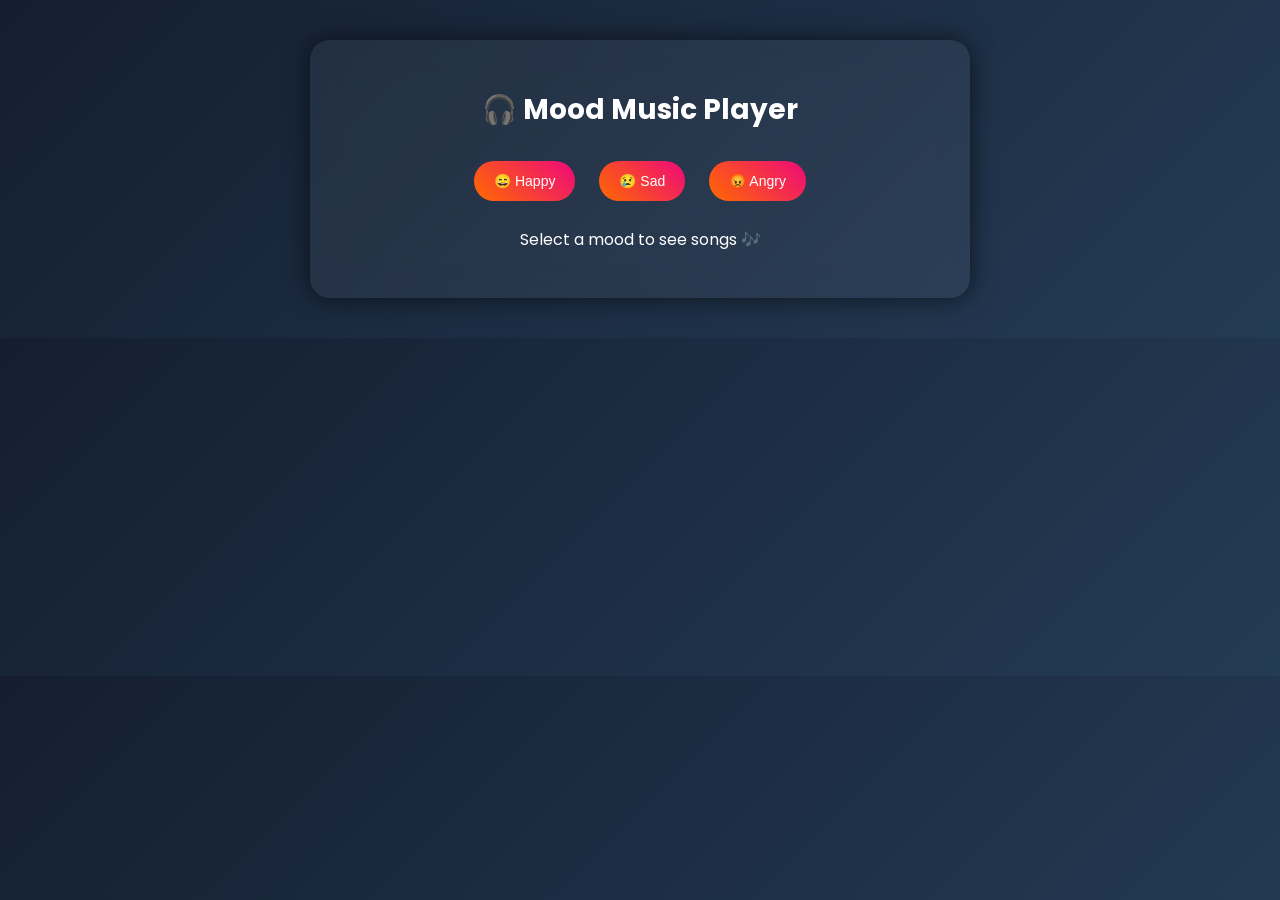
<file: mood-music-player/index.html>
<!DOCTYPE html>
<html lang="en">
<head>
    <meta charset="UTF-8">
    <title>Mood Music Player</title>
    <link rel="stylesheet" href="style.css">
    <link href="https://fonts.googleapis.com/css2?family=Poppins:wght@300;500;700&display=swap" rel="stylesheet">
</head>
<body>

    <div class="container">
        <h1>🎧 Mood Music Player</h1>

        <!-- Mood Buttons -->
        <div class="mood-buttons">
            <button onclick="selectMood('happy')">😄 Happy</button>
            <button onclick="selectMood('sad')">😢 Sad</button>
            <button onclick="selectMood('angry')">😡 Angry</button>
        </div>

        <!-- Song List -->
        <div id="songList">
            <p>Select a mood to see songs 🎶</p>
        </div>
    </div>

    <script src="script.js"></script>
</body>
</html>
</file>
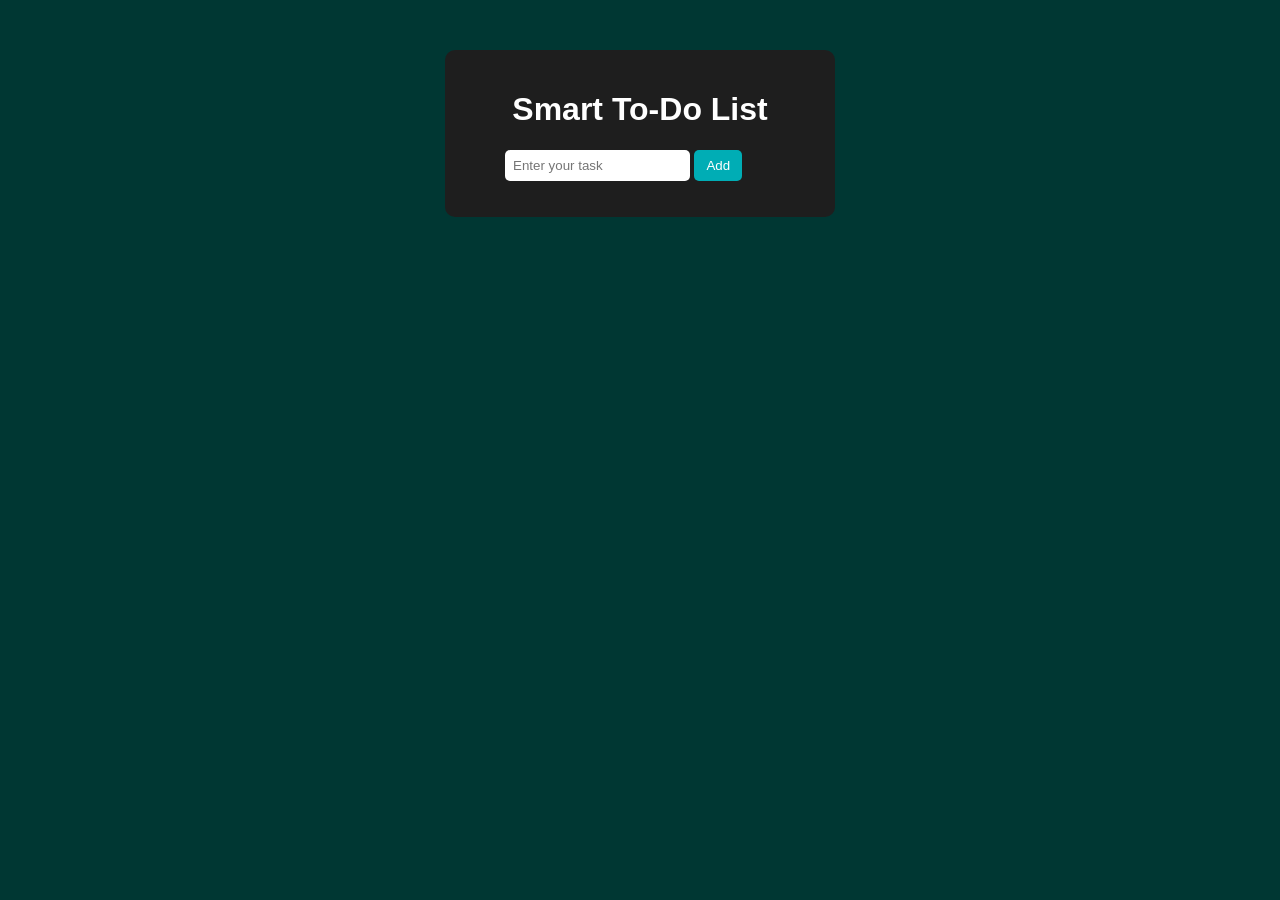
<file: SmartToDo/index.html>
<!DOCTYPE html>
<html lang="en">
<head>
    <meta charset="UTF-8">
    <meta name="viewport" content="width=device-width, initial-scale=1.0">
    <title>Document</title>
    <link rel="stylesheet" href="style.css">
</head>
<body>

    <div class="container">
        <h1>Smart To-Do List</h1>

        <input type="text" id="taskInput" placeholder="Enter your task">
        
        <button id="addBtn">Add</button> 
        
        <ul id="taskList"></ul>
    </div>




    <script src="script.js"></script>
</body>
</html>
</file>
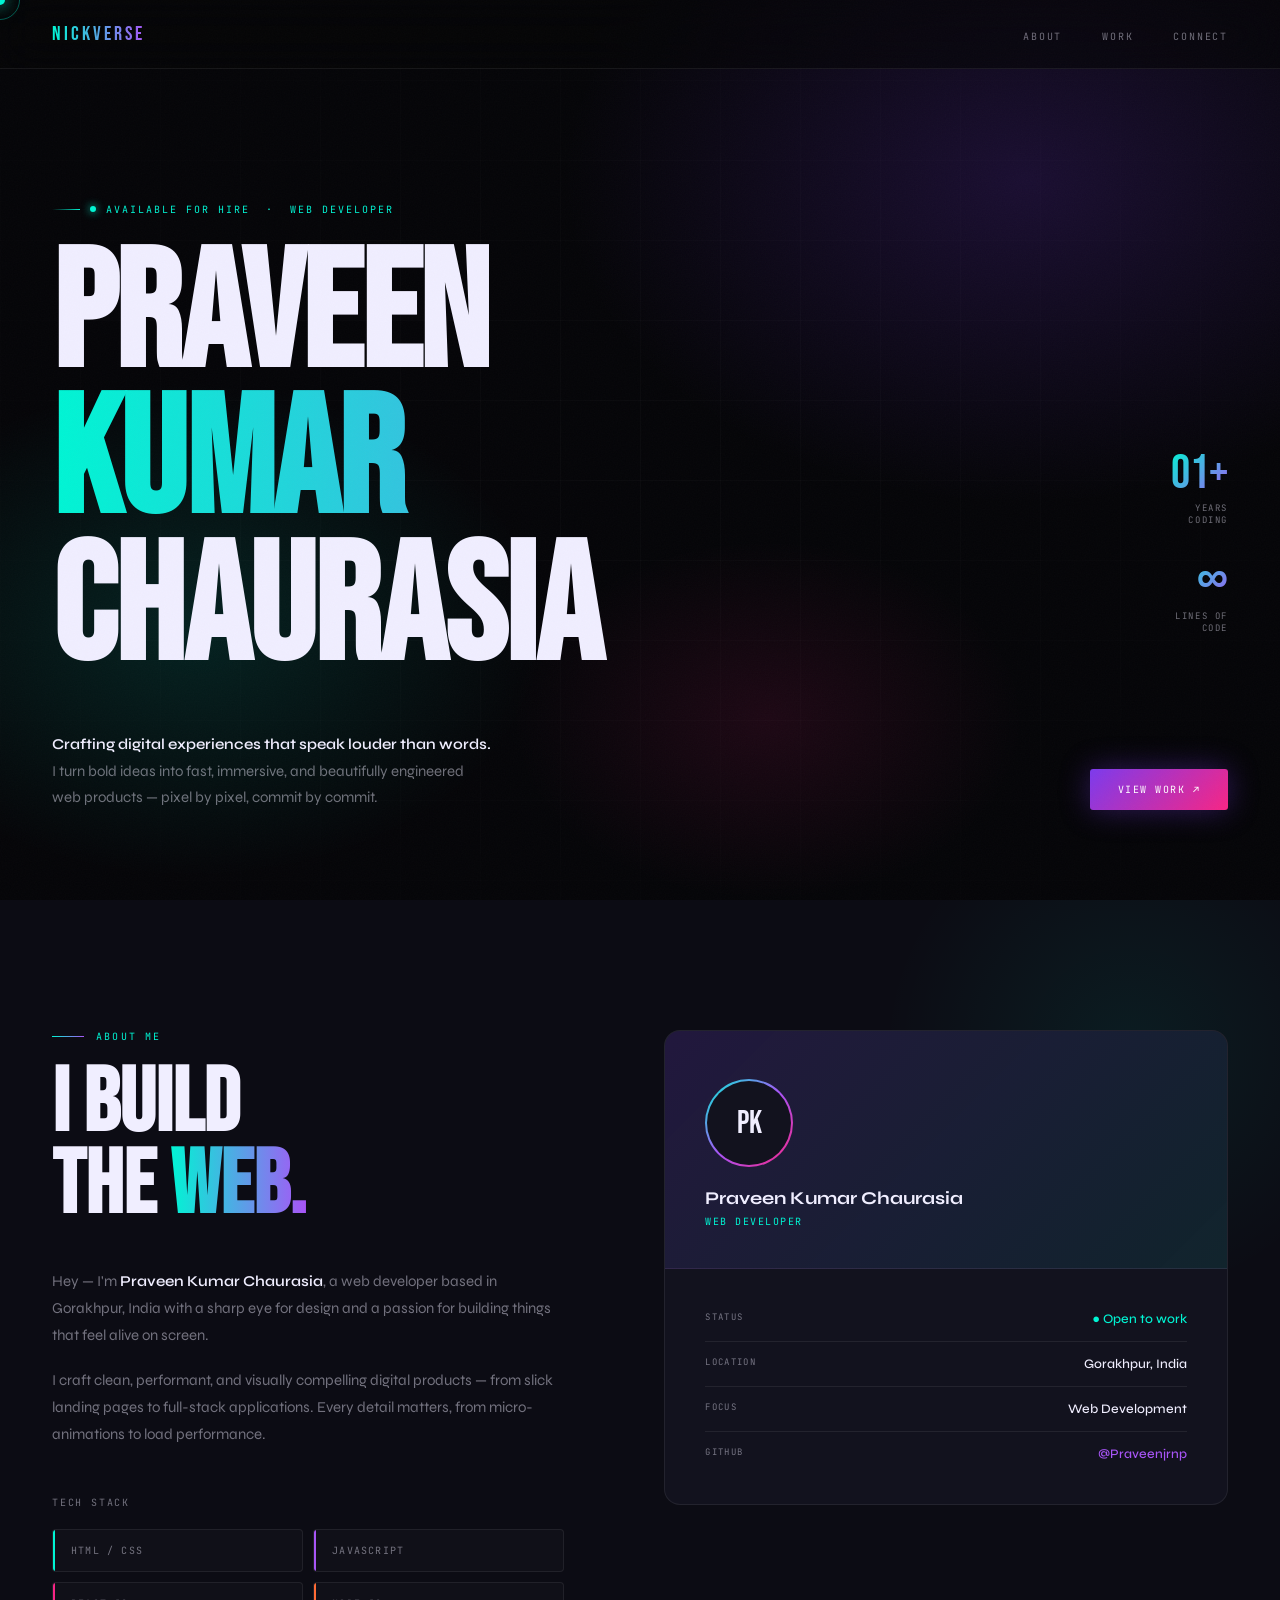
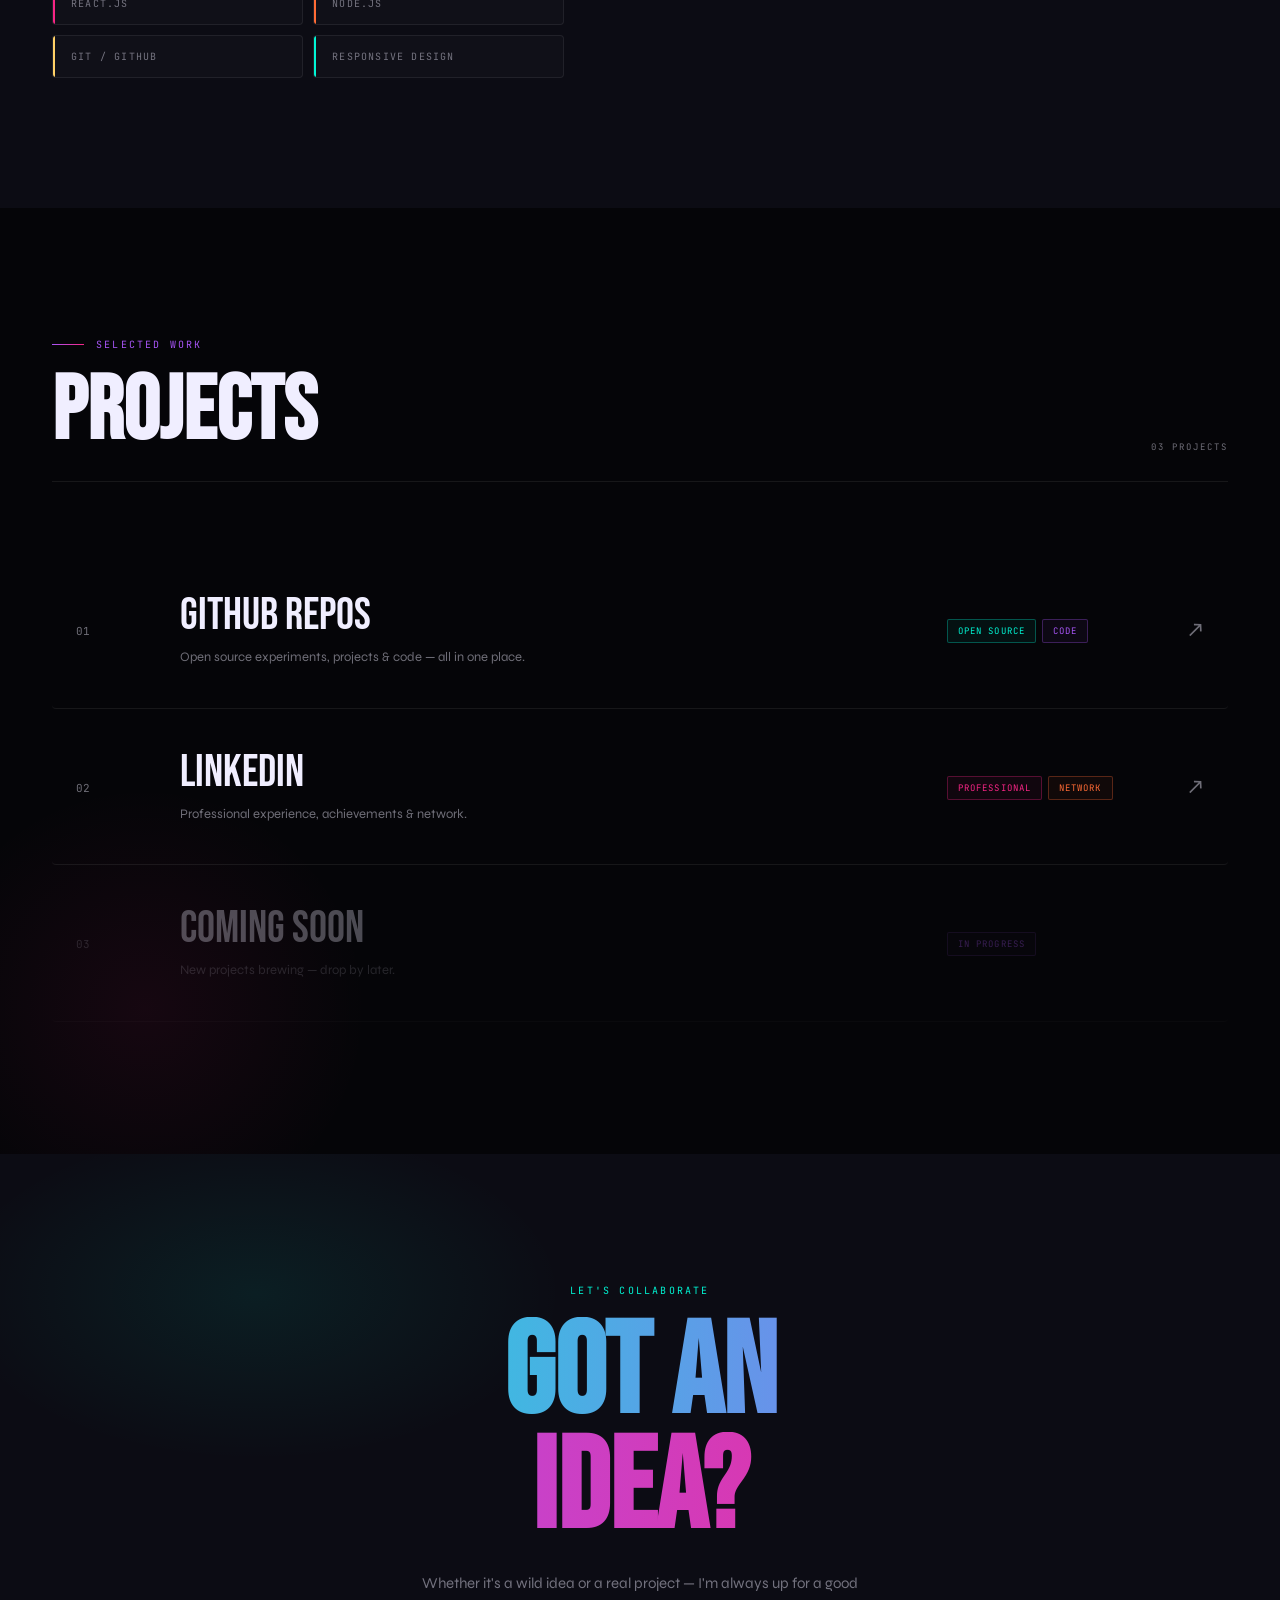
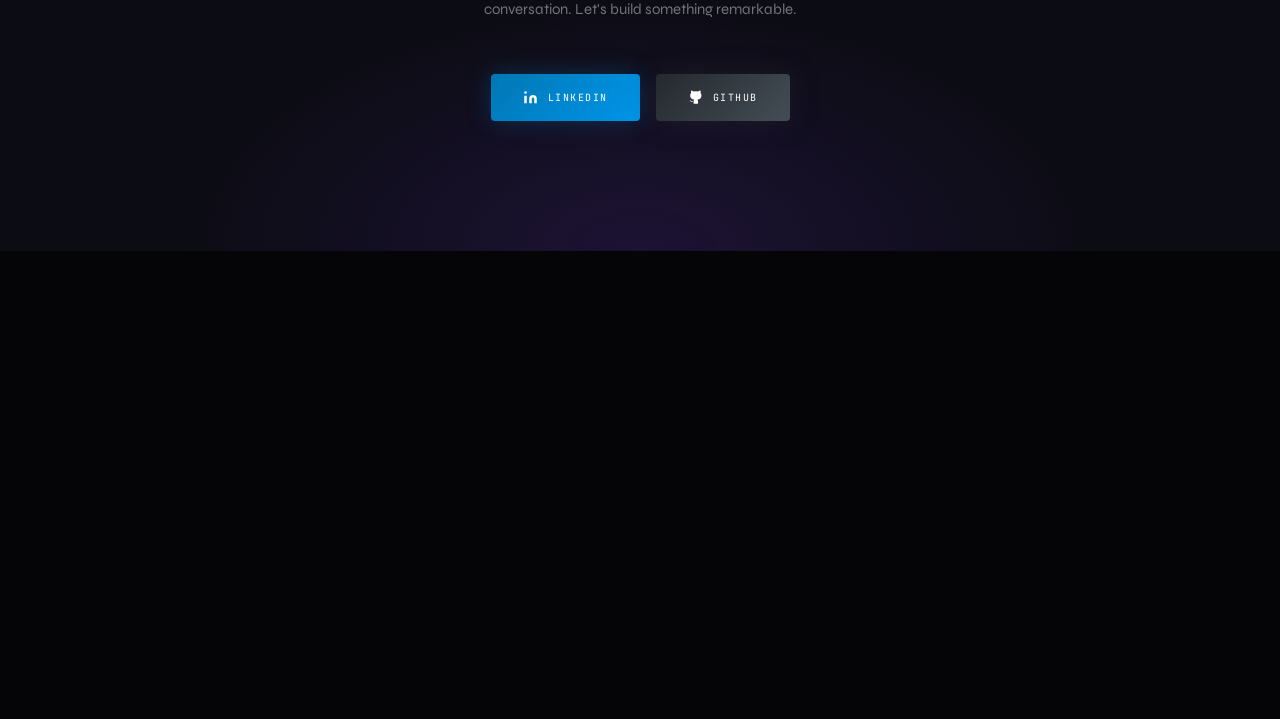
<file: Portfoilio-Typo-1/NickVerse.html>
<!DOCTYPE html>
<html lang="en">
<head>
<meta charset="UTF-8">
<meta name="viewport" content="width=device-width, initial-scale=1.0">
<title>NickVerse — Praveen Kumar Chaurasia</title>
<link rel="preconnect" href="https://fonts.googleapis.com">
<link rel="preconnect" href="https://fonts.gstatic.com" crossorigin>
<link href="https://fonts.googleapis.com/css2?family=Bebas+Neue&family=Syne:wght@400;500;600;700;800&family=JetBrains+Mono:wght@300;400;500&display=swap" rel="stylesheet">

<style>
*, *::before, *::after { margin: 0; padding: 0; box-sizing: border-box; }

:root {
  --bg:       #050508;
  --bg2:      #0c0c14;
  --surface:  #12121e;
  --border:   rgba(255,255,255,0.07);
  --cyan:     #00f5d4;
  --violet:   #7c3aed;
  --violet2:  #a855f7;
  --pink:     #f72585;
  --orange:   #ff6b35;
  --yellow:   #ffd166;
  --text:     #f0eeff;
  --muted:    rgba(240,238,255,0.45);
  --mono:     'JetBrains Mono', monospace;
  --display:  'Bebas Neue', sans-serif;
  --body:     'Syne', sans-serif;
}

html { scroll-behavior: smooth; }
body {
  background: var(--bg);
  color: var(--text);
  font-family: var(--body);
  overflow-x: hidden;
  cursor: none;
}

/* CURSOR */
#cur {
  position: fixed; width: 10px; height: 10px;
  background: var(--cyan); border-radius: 50%;
  pointer-events: none; z-index: 9999;
  transform: translate(-50%,-50%);
  box-shadow: 0 0 16px var(--cyan), 0 0 40px rgba(0,245,212,0.3);
}
#cur-ring {
  position: fixed; width: 40px; height: 40px;
  border: 1.5px solid rgba(0,245,212,0.35); border-radius: 50%;
  pointer-events: none; z-index: 9998;
  transform: translate(-50%,-50%);
}

/* GRAIN */
.grain {
  position: fixed; inset: 0; z-index: 9990;
  pointer-events: none; opacity: .025;
  background-image: url("data:image/svg+xml,%3Csvg xmlns='http://www.w3.org/2000/svg' width='300' height='300'%3E%3Cfilter id='n'%3E%3CfeTurbulence type='fractalNoise' baseFrequency='0.75' numOctaves='4' stitchTiles='stitch'/%3E%3C/filter%3E%3Crect width='300' height='300' filter='url(%23n)'/%3E%3C/svg%3E");
}

/* NAV */
nav {
  position: fixed; top: 0; left: 0; right: 0; z-index: 500;
  display: flex; justify-content: space-between; align-items: center;
  padding: 22px 52px;
  backdrop-filter: blur(20px);
  background: rgba(5,5,8,0.6);
  border-bottom: 1px solid var(--border);
}
.nav-logo {
  font-family: var(--display); font-size: 20px; letter-spacing: .15em;
  background: linear-gradient(90deg, var(--cyan), var(--violet2));
  -webkit-background-clip: text; -webkit-text-fill-color: transparent;
  text-decoration: none;
}
.nav-links { display: flex; gap: 40px; list-style: none; }
.nav-links a {
  font-family: var(--mono); font-size: 10px;
  letter-spacing: .18em; text-transform: uppercase;
  color: var(--muted); text-decoration: none;
  transition: color .2s; position: relative;
}
.nav-links a::after {
  content: ''; position: absolute; bottom: -4px; left: 0;
  width: 0; height: 1px;
  background: linear-gradient(90deg, var(--cyan), var(--violet2));
  transition: width .3s;
}
.nav-links a:hover { color: var(--text); }
.nav-links a:hover::after { width: 100%; }

/* HERO */
.hero {
  min-height: 100vh; position: relative; z-index: 2;
  background: var(--bg);
  display: flex; flex-direction: column; justify-content: flex-end;
  padding: 0 52px 90px; overflow: hidden;
}
.hero-mesh {
  position: absolute; inset: 0; pointer-events: none;
  background:
    radial-gradient(ellipse 60% 60% at 80% 20%, rgba(124,58,237,0.18) 0%, transparent 60%),
    radial-gradient(ellipse 50% 50% at 15% 70%, rgba(0,245,212,0.12) 0%, transparent 55%),
    radial-gradient(ellipse 40% 40% at 60% 80%, rgba(247,37,133,0.1) 0%, transparent 50%);
  animation: meshPulse 8s ease-in-out infinite alternate;
}
@keyframes meshPulse { 0%{opacity:.7} 100%{opacity:1} }
.hero-grid {
  position: absolute; inset: 0; pointer-events: none;
  background-image:
    linear-gradient(rgba(255,255,255,0.025) 1px, transparent 1px),
    linear-gradient(90deg, rgba(255,255,255,0.025) 1px, transparent 1px);
  background-size: 80px 80px;
  mask-image: radial-gradient(ellipse 80% 80% at 50% 50%, black, transparent);
}

.hero-badge {
  font-family: var(--mono); font-size: 10px; letter-spacing: .2em;
  text-transform: uppercase;
  display: inline-flex; align-items: center; gap: 10px;
  color: var(--cyan); margin-bottom: 28px;
  opacity: 0; animation: fadeUp .7s .2s forwards;
}
.hero-badge::before {
  content: ''; width: 28px; height: 1px;
  background: linear-gradient(to right, transparent, var(--cyan));
}
.hero-badge .dot {
  width: 6px; height: 6px; border-radius: 50%;
  background: var(--cyan); box-shadow: 0 0 8px var(--cyan);
  animation: blink 1.5s ease-in-out infinite;
}
@keyframes blink { 0%,100%{opacity:1} 50%{opacity:.3} }

.hero-title {
  font-family: var(--display);
  font-size: clamp(70px, 13vw, 200px);
  line-height: .88; letter-spacing: -.01em;
  opacity: 0; animation: fadeUp .9s .4s forwards;
}
.hero-title .line1 { color: var(--text); }
.hero-title .line2 {
  background: linear-gradient(90deg, var(--cyan) 0%, var(--violet2) 50%, var(--pink) 100%);
  -webkit-background-clip: text; -webkit-text-fill-color: transparent;
  background-size: 200%;
  animation: gradShift 4s linear infinite;
}
.hero-title .line3 { color: var(--text); }
@keyframes gradShift { 0%{background-position:0%} 100%{background-position:200%} }

.hero-bottom {
  display: flex; justify-content: space-between; align-items: flex-end;
  margin-top: 48px; opacity: 0; animation: fadeUp .8s .7s forwards;
}
.hero-bio {
  max-width: 440px; font-size: 15px; line-height: 1.75;
  font-weight: 400; color: var(--muted);
}
.hero-bio strong { color: var(--text); font-weight: 600; }
.btn-primary {
  display: inline-flex; align-items: center; gap: 10px;
  padding: 14px 28px;
  background: linear-gradient(135deg, var(--violet), var(--pink));
  color: #fff; text-decoration: none;
  font-family: var(--mono); font-size: 10px; letter-spacing: .15em;
  text-transform: uppercase; border-radius: 3px;
  box-shadow: 0 0 30px rgba(124,58,237,0.35);
  transition: transform .2s, box-shadow .2s;
}
.btn-primary:hover { transform: translateY(-2px); box-shadow: 0 8px 40px rgba(124,58,237,0.55); }

.hero-stat {
  position: absolute; right: 52px; top: 50%;
  transform: translateY(-50%);
  display: flex; flex-direction: column; gap: 32px;
  opacity: 0; animation: fadeUp .8s 1s forwards;
}
.stat-item { text-align: right; }
.stat-num {
  font-family: var(--display); font-size: 48px; line-height: 1;
  background: linear-gradient(135deg, var(--cyan), var(--violet2));
  -webkit-background-clip: text; -webkit-text-fill-color: transparent;
}
.stat-label {
  font-family: var(--mono); font-size: 9px; letter-spacing: .18em;
  text-transform: uppercase; color: var(--muted); margin-top: 4px;
}

/* ABOUT */
.about {
  position: relative; z-index: 2;
  background: var(--bg2); padding: 130px 52px; overflow: hidden;
}
.about-deco {
  position: absolute; top: -100px; right: -100px;
  width: 500px; height: 500px; border-radius: 50%;
  background: radial-gradient(circle, rgba(0,245,212,0.07) 0%, transparent 70%);
  pointer-events: none;
}
.about-inner {
  display: grid; grid-template-columns: 1fr 1.1fr;
  gap: 100px; align-items: start;
}

.sec-eyebrow {
  font-family: var(--mono); font-size: 10px; letter-spacing: .22em;
  text-transform: uppercase; margin-bottom: 20px;
  display: flex; align-items: center; gap: 12px;
}
.sec-eyebrow .line {
  display: block; width: 32px; height: 1px;
  background: linear-gradient(90deg, var(--cyan), var(--violet2));
}
.sec-heading {
  font-family: var(--display);
  font-size: clamp(52px, 7vw, 96px); line-height: .92; margin-bottom: 40px;
}
.sec-heading .accent {
  background: linear-gradient(90deg, var(--cyan), var(--violet2));
  -webkit-background-clip: text; -webkit-text-fill-color: transparent;
}
.about-text { font-size: 15px; line-height: 1.8; color: var(--muted); }
.about-text + .about-text { margin-top: 18px; }
.about-text strong { color: var(--text); font-weight: 600; }

.skills-title {
  font-family: var(--mono); font-size: 10px; letter-spacing: .18em;
  text-transform: uppercase; color: var(--muted);
  margin-bottom: 20px; margin-top: 48px;
}
.skills-grid { display: grid; grid-template-columns: 1fr 1fr; gap: 10px; }
.skill-pill {
  padding: 14px 18px; border: 1px solid var(--border); border-radius: 4px;
  font-family: var(--mono); font-size: 10px;
  letter-spacing: .12em; text-transform: uppercase; color: var(--muted);
  background: rgba(255,255,255,0.02);
  transition: all .25s; display: flex; align-items: center; gap: 10px;
  position: relative; overflow: hidden;
}
.skill-pill::before {
  content: ''; position: absolute; left: 0; top: 0; bottom: 0; width: 2px;
}
.skill-pill:nth-child(1)::before { background: var(--cyan); }
.skill-pill:nth-child(2)::before { background: var(--violet2); }
.skill-pill:nth-child(3)::before { background: var(--pink); }
.skill-pill:nth-child(4)::before { background: var(--orange); }
.skill-pill:nth-child(5)::before { background: var(--yellow); }
.skill-pill:nth-child(6)::before { background: var(--cyan); }
.skill-pill:hover {
  border-color: rgba(255,255,255,0.15);
  background: rgba(255,255,255,0.05);
  color: var(--text); transform: translateX(4px);
}

.profile-card {
  background: var(--surface); border: 1px solid var(--border);
  border-radius: 16px; overflow: hidden;
}
.card-top {
  padding: 48px 40px 40px; position: relative;
  background: linear-gradient(135deg, rgba(124,58,237,0.15), rgba(0,245,212,0.08));
  border-bottom: 1px solid var(--border);
}
.avatar-ring {
  width: 88px; height: 88px; border-radius: 50%;
  background: linear-gradient(135deg, var(--cyan), var(--violet2), var(--pink));
  padding: 2px; margin-bottom: 20px; position: relative; z-index: 1;
}
.avatar-inner {
  width: 100%; height: 100%; border-radius: 50%;
  background: var(--surface);
  display: flex; align-items: center; justify-content: center;
  font-family: var(--display); font-size: 32px; color: var(--text);
}
.card-name { font-size: 18px; font-weight: 700; color: var(--text); position: relative; z-index: 1; }
.card-role {
  font-family: var(--mono); font-size: 10px; letter-spacing: .15em;
  text-transform: uppercase; color: var(--cyan); margin-top: 6px; position: relative; z-index: 1;
}
.card-body { padding: 28px 40px; }
.card-row {
  display: flex; justify-content: space-between;
  padding: 14px 0; border-bottom: 1px solid var(--border); font-size: 13px;
}
.card-row:last-child { border-bottom: none; }
.card-row-label {
  font-family: var(--mono); font-size: 9px;
  letter-spacing: .15em; text-transform: uppercase; color: var(--muted);
}
.card-row-val { color: var(--text); font-weight: 500; font-size: 13px; }
.card-row-val.green { color: var(--cyan); }

/* WORK */
.work {
  position: relative; z-index: 2;
  background: var(--bg); padding: 130px 52px; overflow: hidden;
}
.work-deco {
  position: absolute; bottom: -80px; left: -80px;
  width: 450px; height: 450px; border-radius: 50%;
  background: radial-gradient(circle, rgba(247,37,133,0.07) 0%, transparent 70%);
  pointer-events: none;
}
.section-top {
  display: flex; justify-content: space-between; align-items: flex-end;
  margin-bottom: 72px; padding-bottom: 28px;
  border-bottom: 1px solid var(--border);
}
.section-num {
  font-family: var(--mono); font-size: 9px; letter-spacing: .22em;
  text-transform: uppercase; color: var(--muted);
}
.project-list { display: flex; flex-direction: column; }

.proj {
  display: grid; grid-template-columns: 64px 1fr 200px auto;
  align-items: center; gap: 40px;
  padding: 40px 24px; border-bottom: 1px solid var(--border);
  text-decoration: none; color: var(--text);
  position: relative; overflow: hidden; border-radius: 4px;
  transition: padding-left .3s;
  margin-bottom: 2px;
}
.proj-bg {
  position: absolute; inset: 0;
  background: linear-gradient(90deg, rgba(124,58,237,0.06), rgba(0,245,212,0.03), transparent);
  opacity: 0; transition: opacity .3s; border-radius: 4px;
}
.proj:hover .proj-bg { opacity: 1; }
.proj:hover { padding-left: 36px; }
.proj-idx {
  font-family: var(--mono); font-size: 11px;
  color: var(--muted); position: relative; z-index: 1;
}
.proj:hover .proj-idx { color: var(--cyan); }
.proj-main { position: relative; z-index: 1; }
.proj-title {
  font-family: var(--display);
  font-size: clamp(28px, 3.5vw, 54px);
  line-height: 1; margin-bottom: 8px;
}
.proj:hover .proj-title {
  background: linear-gradient(90deg, var(--cyan), var(--violet2));
  -webkit-background-clip: text; -webkit-text-fill-color: transparent;
}
.proj-desc { font-size: 13px; color: var(--muted); line-height: 1.6; }
.proj-tags { display: flex; gap: 6px; flex-wrap: wrap; position: relative; z-index: 1; }
.proj-tag {
  font-family: var(--mono); font-size: 9px; letter-spacing: .12em;
  text-transform: uppercase; padding: 5px 10px; border-radius: 2px;
}
.proj-tag.cyan   { border: 1px solid rgba(0,245,212,0.3);  color: var(--cyan);   background: rgba(0,245,212,0.05); }
.proj-tag.violet { border: 1px solid rgba(168,85,247,0.3); color: var(--violet2); background: rgba(168,85,247,0.05); }
.proj-tag.pink   { border: 1px solid rgba(247,37,133,0.3); color: var(--pink);   background: rgba(247,37,133,0.05); }
.proj-tag.orange { border: 1px solid rgba(255,107,53,0.3); color: var(--orange); background: rgba(255,107,53,0.05); }
.proj-arrow {
  font-size: 22px; color: var(--muted);
  position: relative; z-index: 1;
  transition: transform .25s, color .25s;
}
.proj:hover .proj-arrow { transform: translate(5px,-5px); color: var(--cyan); }

/* CONNECT */
.connect {
  position: relative; z-index: 2;
  background: var(--bg2); padding: 130px 52px;
  text-align: center; overflow: hidden;
}
.connect-mesh {
  position: absolute; inset: 0; pointer-events: none;
  background:
    radial-gradient(ellipse 60% 60% at 50% 100%, rgba(124,58,237,0.15) 0%, transparent 60%),
    radial-gradient(ellipse 40% 40% at 20% 20%, rgba(0,245,212,0.08) 0%, transparent 60%);
}
.connect-label {
  font-family: var(--mono); font-size: 10px; letter-spacing: .22em;
  text-transform: uppercase; color: var(--cyan);
  margin-bottom: 20px; display: block; position: relative; z-index: 1;
}
.connect-heading {
  font-family: var(--display);
  font-size: clamp(60px, 10vw, 150px); line-height: .9;
  margin-bottom: 24px; position: relative; z-index: 1;
}
.connect-heading .g1 {
  background: linear-gradient(90deg, var(--cyan), var(--violet2));
  -webkit-background-clip: text; -webkit-text-fill-color: transparent;
}
.connect-heading .g2 {
  background: linear-gradient(90deg, var(--violet2), var(--pink));
  -webkit-background-clip: text; -webkit-text-fill-color: transparent;
}
.connect-sub {
  font-size: 15px; color: var(--muted); max-width: 460px;
  margin: 0 auto 52px; line-height: 1.7; position: relative; z-index: 1;
}
.connect-btns {
  display: flex; justify-content: center; gap: 16px;
  flex-wrap: wrap; position: relative; z-index: 1;
}
.cbtn {
  display: inline-flex; align-items: center; gap: 10px;
  padding: 16px 32px; border-radius: 4px;
  font-family: var(--mono); font-size: 10px;
  letter-spacing: .15em; text-transform: uppercase;
  text-decoration: none; transition: transform .2s, box-shadow .2s;
}
.cbtn-linkedin {
  background: linear-gradient(135deg, #0077b5, #0095e8);
  color: #fff; box-shadow: 0 0 24px rgba(0,119,181,0.3);
}
.cbtn-linkedin:hover { transform: translateY(-3px); box-shadow: 0 10px 40px rgba(0,119,181,0.45); }
.cbtn-github {
  background: linear-gradient(135deg, #24292e, #444d56);
  color: #fff; box-shadow: 0 0 24px rgba(36,41,46,0.5);
}
.cbtn-github:hover { transform: translateY(-3px); box-shadow: 0 10px 40px rgba(255,255,255,0.12); }

/* STICKY FOOTER REVEAL */
.sticky-footer-wrap {
  position: sticky; bottom: 0; z-index: 0;
  height: 52vh; overflow: hidden;
}
.sticky-footer {
  width: 100%; height: 100%; background: #000;
  position: relative; overflow: hidden;
  display: flex; flex-direction: column; justify-content: flex-end;
}
.f-glow1 {
  position: absolute; bottom: -60px; left: -5%;
  width: 55%; height: 140%;
  background: radial-gradient(ellipse at bottom left,
    rgba(124,58,237,0.6) 0%, rgba(247,37,133,0.3) 35%, transparent 65%);
  pointer-events: none;
}
.f-glow2 {
  position: absolute; bottom: -40px; right: 5%;
  width: 40%; height: 110%;
  background: radial-gradient(ellipse at bottom right,
    rgba(0,245,212,0.35) 0%, rgba(124,58,237,0.2) 40%, transparent 65%);
  pointer-events: none;
}
.f-glow3 {
  position: absolute; top: 0; left: 30%;
  width: 40%; height: 60%;
  background: radial-gradient(ellipse at top, rgba(255,107,53,0.1) 0%, transparent 60%);
  pointer-events: none;
}
.footer-name {
  font-family: var(--display);
  font-size: clamp(80px, 19vw, 290px); line-height: .82;
  white-space: nowrap; padding: 0 40px 16px;
  position: relative; z-index: 2; user-select: none;
  background: linear-gradient(90deg,
    rgba(240,238,255,0.9) 0%, rgba(240,238,255,0.7) 40%,
    rgba(240,238,255,0.5) 70%, rgba(240,238,255,0.3) 100%);
  -webkit-background-clip: text; -webkit-text-fill-color: transparent;
}
.footer-bar {
  position: relative; z-index: 3;
  display: flex; justify-content: space-between; align-items: center;
  padding: 18px 52px;
  border-top: 1px solid rgba(255,255,255,0.06);
  background: rgba(0,0,0,0.5); backdrop-filter: blur(10px);
}
.footer-copy, .footer-loc {
  font-family: var(--mono); font-size: 9px;
  letter-spacing: .16em; text-transform: uppercase;
  color: rgba(255,255,255,0.28);
}
.footer-loc { display: flex; align-items: center; gap: 8px; }
.footer-loc .dot {
  width: 5px; height: 5px; border-radius: 50%;
  background: var(--cyan); box-shadow: 0 0 8px var(--cyan);
  animation: blink 2s ease-in-out infinite;
}

/* ANIMATIONS */
@keyframes fadeUp {
  from { opacity: 0; transform: translateY(36px); }
  to   { opacity: 1; transform: translateY(0); }
}
.reveal {
  opacity: 0; transform: translateY(28px);
  transition: opacity .75s ease, transform .75s ease;
}
.reveal.visible { opacity: 1; transform: translateY(0); }

/* SCROLLBAR */
::-webkit-scrollbar { width: 4px; }
::-webkit-scrollbar-track { background: var(--bg); }
::-webkit-scrollbar-thumb {
  background: linear-gradient(var(--violet2), var(--pink)); border-radius: 2px;
}

/* RESPONSIVE */
@media(max-width: 900px) {
  nav { padding: 18px 24px; }
  .nav-links { display: none; }
  .hero { padding: 0 24px 60px; }
  .hero-stat { display: none; }
  .about-inner { grid-template-columns: 1fr; gap: 60px; }
  .about { padding: 80px 24px; }
  .work { padding: 80px 24px; }
  .connect { padding: 80px 24px; }
  .proj { grid-template-columns: 48px 1fr auto; gap: 16px; padding: 28px 12px; }
  .proj-tags { display: none; }
  .footer-bar { padding: 16px 24px; }
  .footer-name { padding: 0 20px 12px; }
  .section-top { flex-direction: column; gap: 8px; }
}
</style>
</head>
<body>

<div class="grain"></div>
<div id="cur"></div>
<div id="cur-ring"></div>

<!-- NAV -->
<nav>
  <a class="nav-logo" href="#">NickVerse</a>
  <ul class="nav-links">
    <li><a href="#about">About</a></li>
    <li><a href="#work">Work</a></li>
    <li><a href="#connect">Connect</a></li>
  </ul>
</nav>

<!-- HERO -->
<section class="hero">
  <div class="hero-mesh"></div>
  <div class="hero-grid"></div>
  <div class="hero-stat">
    <div class="stat-item">
      <div class="stat-num">01+</div>
      <div class="stat-label">Years<br>Coding</div>
    </div>
    <div class="stat-item">
      <div class="stat-num">∞</div>
      <div class="stat-label">Lines of<br>Code</div>
    </div>
  </div>
  <div class="hero-badge">
    <span class="dot"></span>
    Available for hire &nbsp;·&nbsp; Web Developer
  </div>
  <h1 class="hero-title">
    <div class="line1">Praveen</div>
    <div class="line2">Kumar</div>
    <div class="line3">Chaurasia</div>
  </h1>
  <div class="hero-bottom">
    <p class="hero-bio">
      <strong>Crafting digital experiences that speak louder than words.</strong><br>
      I turn bold ideas into fast, immersive, and beautifully engineered web products — pixel by pixel, commit by commit.
    </p>
    <a class="btn-primary" href="#work">View Work ↗</a>
  </div>
</section>

<!-- ABOUT -->
<section class="about" id="about">
  <div class="about-deco"></div>
  <div class="about-inner">
    <div class="reveal">
      <div class="sec-eyebrow">
        <span class="line"></span>
        <span style="color:var(--cyan)">About Me</span>
      </div>
      <h2 class="sec-heading">I Build<br>The <span class="accent">Web.</span></h2>
      <p class="about-text">Hey — I'm <strong>Praveen Kumar Chaurasia</strong>, a web developer based in Gorakhpur, India with a sharp eye for design and a passion for building things that feel alive on screen.</p>
      <p class="about-text">I craft clean, performant, and visually compelling digital products — from slick landing pages to full-stack applications. Every detail matters, from micro-animations to load performance.</p>
      <div class="skills-title">Tech Stack</div>
      <div class="skills-grid">
        <div class="skill-pill">HTML / CSS</div>
        <div class="skill-pill">JavaScript</div>
        <div class="skill-pill">React.js</div>
        <div class="skill-pill">Node.js</div>
        <div class="skill-pill">Git / GitHub</div>
        <div class="skill-pill">Responsive Design</div>
      </div>
    </div>
    <div class="reveal" style="transition-delay:.15s">
      <div class="profile-card">
        <div class="card-top">
          <div class="avatar-ring">
            <div class="avatar-inner">PK</div>
          </div>
          <div class="card-name">Praveen Kumar Chaurasia</div>
          <div class="card-role">Web Developer</div>
        </div>
        <div class="card-body">
          <div class="card-row">
            <span class="card-row-label">Status</span>
            <span class="card-row-val green">● Open to work</span>
          </div>
          <div class="card-row">
            <span class="card-row-label">Location</span>
            <span class="card-row-val">Gorakhpur, India</span>
          </div>
          <div class="card-row">
            <span class="card-row-label">Focus</span>
            <span class="card-row-val">Web Development</span>
          </div>
          <div class="card-row">
            <span class="card-row-label">GitHub</span>
            <span class="card-row-val" style="color:var(--violet2)">@Praveenjrnp</span>
          </div>
        </div>
      </div>
    </div>
  </div>
</section>

<!-- WORK -->
<section class="work" id="work">
  <div class="work-deco"></div>
  <div class="section-top reveal">
    <div>
      <div class="sec-eyebrow">
        <span class="line" style="background:linear-gradient(90deg,var(--violet2),var(--pink))"></span>
        <span style="color:var(--violet2)">Selected Work</span>
      </div>
      <h2 class="sec-heading" style="margin-bottom:0">Projects</h2>
    </div>
    <span class="section-num">03 Projects</span>
  </div>
  <div class="project-list">
    <a class="proj reveal" href="https://github.com/Praveenjrnp" target="_blank" style="transition-delay:.05s">
      <div class="proj-bg"></div>
      <span class="proj-idx">01</span>
      <div class="proj-main">
        <div class="proj-title">GitHub Repos</div>
        <div class="proj-desc">Open source experiments, projects & code — all in one place.</div>
      </div>
      <div class="proj-tags">
        <span class="proj-tag cyan">Open Source</span>
        <span class="proj-tag violet">Code</span>
      </div>
      <span class="proj-arrow">↗</span>
    </a>
    <a class="proj reveal" href="https://www.linkedin.com/in/praveen-kumar-chaurasia-1901b4306/" target="_blank" style="transition-delay:.12s">
      <div class="proj-bg"></div>
      <span class="proj-idx">02</span>
      <div class="proj-main">
        <div class="proj-title">LinkedIn</div>
        <div class="proj-desc">Professional experience, achievements & network.</div>
      </div>
      <div class="proj-tags">
        <span class="proj-tag pink">Professional</span>
        <span class="proj-tag orange">Network</span>
      </div>
      <span class="proj-arrow">↗</span>
    </a>
    <div class="proj reveal" style="opacity:.3; pointer-events:none; transition-delay:.2s">
      <div class="proj-bg"></div>
      <span class="proj-idx">03</span>
      <div class="proj-main">
        <div class="proj-title">Coming Soon</div>
        <div class="proj-desc">New projects brewing — drop by later.</div>
      </div>
      <div class="proj-tags">
        <span class="proj-tag violet">In Progress</span>
      </div>
      <span class="proj-arrow" style="opacity:0">↗</span>
    </div>
  </div>
</section>

<!-- CONNECT -->
<section class="connect" id="connect">
  <div class="connect-mesh"></div>
  <span class="connect-label reveal">Let's Collaborate</span>
  <h2 class="connect-heading reveal">
    <div class="g1">Got an</div>
    <div class="g2">Idea?</div>
  </h2>
  <p class="connect-sub reveal">Whether it's a wild idea or a real project — I'm always up for a good conversation. Let's build something remarkable.</p>
  <div class="connect-btns reveal">
    <a class="cbtn cbtn-linkedin" href="https://www.linkedin.com/in/praveen-kumar-chaurasia-1901b4306/" target="_blank">
      <svg width="15" height="15" viewBox="0 0 24 24" fill="currentColor"><path d="M16 8a6 6 0 016 6v7h-4v-7a2 2 0 00-2-2 2 2 0 00-2 2v7h-4v-7a6 6 0 016-6zM2 9h4v12H2z"/><circle cx="4" cy="4" r="2"/></svg>
      LinkedIn
    </a>
    <a class="cbtn cbtn-github" href="https://github.com/Praveenjrnp" target="_blank">
      <svg width="15" height="15" viewBox="0 0 24 24" fill="currentColor"><path d="M9 19c-5 1.5-5-2.5-7-3m14 6v-3.87a3.37 3.37 0 00-.94-2.61c3.14-.35 6.44-1.54 6.44-7A5.44 5.44 0 0020 4.77 5.07 5.07 0 0019.91 1S18.73.65 16 2.48a13.38 13.38 0 00-7 0C6.27.65 5.09 1 5.09 1A5.07 5.07 0 005 4.77a5.44 5.44 0 00-1.5 3.78c0 5.42 3.3 6.61 6.44 7A3.37 3.37 0 009 18.13V22"/></svg>
      GitHub
    </a>
  </div>
</section>

<!-- STICKY FOOTER REVEAL -->
<div class="sticky-footer-wrap">
  <div class="sticky-footer">
    <div class="f-glow1"></div>
    <div class="f-glow2"></div>
    <div class="f-glow3"></div>
    <div class="footer-name">NickVerse</div>
    <div class="footer-bar">
      <span class="footer-copy">© 2025 Praveen Kumar Chaurasia</span>
      <span class="footer-loc"><span class="dot"></span>Gorakhpur, India</span>
    </div>
  </div>
</div>

<script>
// Cursor
const cur = document.getElementById('cur');
const ring = document.getElementById('cur-ring');
let mx=0,my=0,rx=0,ry=0;
document.addEventListener('mousemove', e => {
  mx=e.clientX; my=e.clientY;
  cur.style.left=mx+'px'; cur.style.top=my+'px';
});
(function loop(){
  rx+=(mx-rx)*.1; ry+=(my-ry)*.1;
  ring.style.left=rx+'px'; ring.style.top=ry+'px';
  requestAnimationFrame(loop);
})();

// Scroll reveal
const obs = new IntersectionObserver(entries=>{
  entries.forEach(e=>{ if(e.isIntersecting) e.target.classList.add('visible'); });
}, {threshold:.12});
document.querySelectorAll('.reveal').forEach(el=>obs.observe(el));
</script>
</body>
</html>
</file>
<file: mood-music-player/style.css>
/* 🌍 Body */
body {
    font-family: 'Poppins', sans-serif;
    margin: 0;
    background: linear-gradient(135deg, #141e30, #243b55);
    color: white;
    text-align: center;
}

/* 📦 Main Container */
.container {
    margin: 40px auto;
    padding: 30px;
    width: 90%;
    max-width: 600px;
    border-radius: 20px;
    background: rgba(255, 255, 255, 0.05);
    backdrop-filter: blur(15px);
    box-shadow: 0 0 25px rgba(0,0,0,0.6);
}

/* 🎧 Title */
h1 {
    font-size: 28px;
    margin-bottom: 20px;
}

/* 🎭 Mood Buttons */
.mood-buttons button {
    padding: 12px 20px;
    margin: 10px;
    border: none;
    border-radius: 30px;
    font-size: 14px;
    cursor: pointer;
    background: linear-gradient(45deg, #ff6a00, #ee0979);
    color: white;
    transition: 0.3s;
}

.mood-buttons button:hover {
    transform: scale(1.15);
    box-shadow: 0 0 12px #ff6a00;
}

/* 🎵 Song Card */
.song-card {
    background: rgba(255,255,255,0.08);
    margin: 15px;
    padding: 15px;
    border-radius: 12px;
    transition: 0.3s;
}

.song-card:hover {
    transform: translateY(-5px) scale(1.03);
    background: rgba(255,255,255,0.15);
}

/* ▶ Buttons */
.song-card button {
    margin: 5px;
    padding: 8px 15px;
    border: none;
    border-radius: 20px;
    background: #1db954;
    color: white;
    cursor: pointer;
    transition: 0.3s;
}

.song-card button:hover {
    background: #17a74a;
}

/* ❤️ Favorite button color */
.song-card button:last-child {
    background: #888c89;
}

.song-card button:last-child:hover {
    background: #ff4b2b;
}

/* 🎧 Now Playing */
#nowPlaying {
    margin-top: 15px;
    font-size: 16px;
    font-weight: bold;
}

/* 📊 Progress Bar */
#progressBar {
    width: 80%;
    margin-top: 15px;
    appearance: none;
    height: 6px;
    border-radius: 5px;
    background: #ddd;
    outline: none;
}

/* 🎯 Progress Thumb */
#progressBar::-webkit-slider-thumb {
    appearance: none;
    width: 14px;
    height: 14px;
    border-radius: 50%;
    background: #1db954;
    cursor: pointer;
}

/* ⏱ Time */
#timeDisplay {
    margin-top: 5px;
    font-size: 14px;
}

/* ⏭ Controls */
button[onclick="pauseSong()"],
button[onclick="nextSong()"] {
    margin: 10px;
    padding: 10px 18px;
    border-radius: 20px;
    border: none;
    cursor: pointer;
    color: white;
}

button[onclick="pauseSong()"] {
    background: #b21d40;
}

button[onclick="nextSong()"] {
    background: #1db954;
}

button[onclick="pauseSong()"]:hover {
    background: #ff4b2b;
}

button[onclick="nextSong()"]:hover {
    background: #17a74a;
}
</file>
<file: SmartToDo/style.css>
body {
    font-family: Arial;
    background: #003733;
    color: white;
    display: flex;
    justify-content: center;
    margin-top: 50px;
}

.container {
    width: 350px;
    background: #1e1e1e;
    padding: 20px;
    border-radius: 10px;
}

h1 {
    text-align: center;
}

.input-box {
    display: flex;
    gap: 10px;
}

input {
    margin-left: 40px;
    flex: 1;
    padding: 8px;
    border-radius: 5px;
    border: none;
}

button {
    padding: 8px 12px;
    background: #00adb5;
    border: none;
    color: white;
    border-radius: 5px;
    cursor: pointer;
}

li {
    margin-top: 10px;
    background: #2a2a2a;
    padding: 8px;
    border-radius: 5px;
    display: flex;
    justify-content: space-between;
}
</file>
